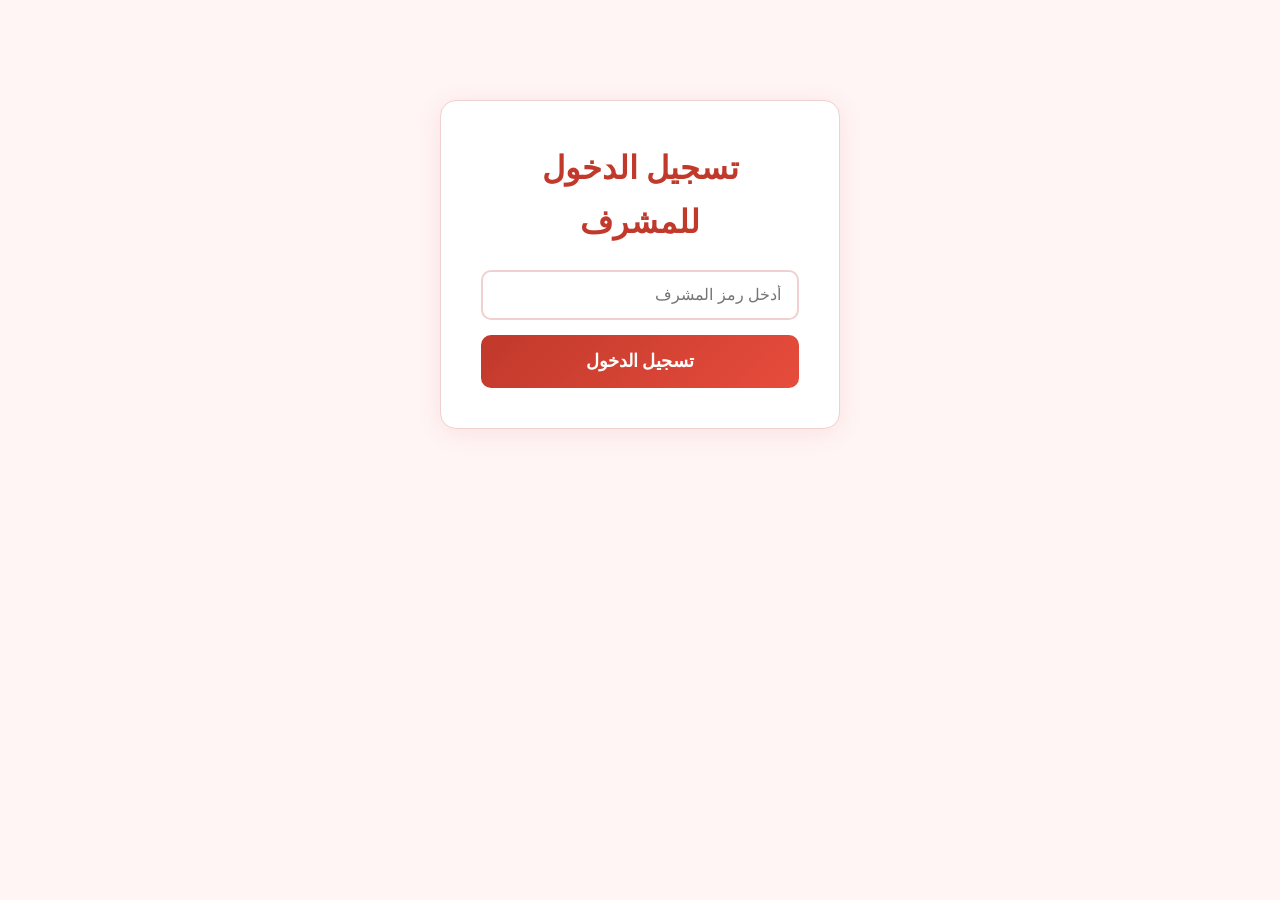
<file: admin.html>
<!DOCTYPE html>
<html lang="en" dir="ltr">
<head>
  <meta charset="UTF-8">
  <meta name="viewport" content="width=device-width, initial-scale=1.0">
  <meta name="description" content="Admin panel for Love at First Sight story moderation.">
  <meta name="robots" content="noindex, nofollow">
  <link rel="canonical" href="https://loveatfirstsight.kdns.fr/admin.html">
  <meta property="og:type" content="website">
  <meta property="og:title" content="Admin — Love Stories Moderation">
  <meta property="og:description" content="Admin panel for story moderation.">
  <meta property="og:url" content="https://loveatfirstsight.kdns.fr/admin.html">
  <meta property="og:image" content="https://images.unsplash.com/photo-1518199266791-5375a83190b7?w=1200&q=90">
  <meta property="og:locale" content="en_US">
  <meta name="twitter:card" content="summary_large_image">
  <meta name="twitter:title" content="Admin — Love Stories Moderation">
  <meta name="twitter:description" content="Admin panel for story moderation.">
  <meta name="twitter:image" content="https://images.unsplash.com/photo-1518199266791-5375a83190b7?w=1200&q=90">
  <title>Admin — Love Stories Moderation</title>
  <link rel="stylesheet" href="css/style.css">
  <link rel="icon" type="image/svg+xml" href="favicon.svg">
  <style>
    .admin-login { max-width:400px; margin:100px auto; padding:40px; background:var(--card-bg); border-radius:16px; box-shadow:0 4px 25px var(--shadow); border:1px solid var(--border); text-align:center; }
    .admin-login h1 { font-family:var(--font-serif); color:var(--primary); margin-bottom:20px; }
    .admin-login input { width:100%; padding:14px 16px; border:2px solid var(--border); border-radius:10px; font-size:1rem; margin-bottom:15px; outline:none; }
    .admin-login input:focus { border-color:var(--primary); }
    .admin-panel { display:none; }
    .admin-panel.active { display:block; }
    .admin-header { display:flex; justify-content:space-between; align-items:center; padding:20px 0; flex-wrap:wrap; gap:15px; }
    .admin-header h1 { font-family:var(--font-serif); color:var(--primary); }
    .admin-header .logout { cursor:pointer; color:var(--primary); text-decoration:underline; }
    .admin-stats { display:flex; gap:20px; margin-bottom:30px; flex-wrap:wrap; }
    .stat-card { flex:1; min-width:120px; background:var(--card-bg); padding:20px; border-radius:12px; box-shadow:0 2px 15px var(--shadow); border:1px solid var(--border); text-align:center; }
    .stat-card .num { font-size:2rem; font-weight:700; color:var(--primary); }
    .stat-card .label { font-size:0.85rem; color:var(--text-light); margin-top:5px; }
    .admin-story { background:var(--card-bg); border-radius:12px; padding:25px; margin-bottom:20px; border:1px solid var(--border); box-shadow:0 2px 15px var(--shadow); }
    .admin-story.meta { font-size:0.85rem; color:var(--text-light); margin-bottom:10px; }
    .admin-story h3 { font-family:var(--font-serif); color:var(--primary); margin-bottom:5px; }
    .admin-story .content { line-height:1.8; margin:15px 0; padding:15px; background:var(--bg); border-radius:8px; }
    .admin-story .actions { display:flex; gap:10px; flex-wrap:wrap; margin-top:15px; }
    .admin-story .actions button { padding:10px 24px; border:none; border-radius:8px; cursor:pointer; font-weight:600; font-size:0.9rem; transition:all 0.3s ease; }
    .btn-approve { background:#27ae60; color:#fff; }
    .btn-approve:hover { background:#219a52; }
    .btn-reject { background:#e74c3c; color:#fff; }
    .btn-reject:hover { background:#c0392b; }
    .btn-email { background:#3498db; color:#fff; font-size:0.75rem !important; padding:8px 16px !important; }
    .btn-email:hover { background:#2980b9; }
    .badge { display:inline-block; padding:3px 10px; border-radius:12px; font-size:0.75rem; font-weight:600; }
    .badge-pending { background:#f39c12; color:#fff; }
    .badge-approved { background:#27ae60; color:#fff; }
    .badge-rejected { background:#95a5a6; color:#fff; }
    .tabs { display:flex; gap:10px; margin-bottom:25px; flex-wrap:wrap; }
    .tabs button { padding:10px 24px; border:2px solid var(--border); background:var(--card-bg); border-radius:8px; cursor:pointer; font-weight:600; transition:all 0.3s ease; color:var(--text); }
    .tabs button.active { border-color:var(--primary); color:var(--primary); background:var(--bg-alt); }
    .empty-state { text-align:center; padding:60px; color:var(--text-light); }
    .loading { text-align:center; padding:60px; color:var(--text-light); }
    .error-msg { text-align:center; padding:20px; color:#e74c3c; }
  </style>
</head>
<body>
<a href="#main" class="skip-link" data-i18n="common.skipToContent">Skip to content</a>
<noscript><div class="noscript-banner" data-i18n="common.noscript">JavaScript is not enabled. Some features like theme switching and translations may not work.</div></noscript>
  <div class="container" id="main" role="main">
    <!-- Login -->
    <div id="loginSection" class="admin-login">
      <h1 data-i18n="admin.loginTitle">&#128274; Admin Login</h1>
      <input type="password" id="adminTokenInput" placeholder="Enter admin token" data-i18n-placeholder="admin.tokenPlaceholder" autocomplete="off">
      <button class="submit-btn" onclick="login()" data-i18n="admin.login">Login</button>
      <p id="loginError" data-i18n="admin.error" style="color:#e74c3c;margin-top:10px;display:none;"></p>
    </div>

    <!-- Admin Panel -->
    <div id="adminPanel" class="admin-panel">
      <div class="admin-header">
        <h1 data-i18n="admin.title">&#10084; Love Stories — Moderation</h1>
        <div>
          <span id="serverStatus" style="font-size:0.85rem;color:var(--text-light);margin-right:15px;"></span>
          <span class="logout" onclick="logout()" data-i18n="admin.logout">Logout</span>
        </div>
      </div>

      <div class="admin-stats" id="statsContainer">
        <div class="stat-card"><div class="num" id="statTotal">0</div><div class="label" data-i18n="admin.total">Total</div></div>
        <div class="stat-card"><div class="num" id="statPending">0</div><div class="label" data-i18n="admin.pending">Pending</div></div>
        <div class="stat-card"><div class="num" id="statApproved">0</div><div class="label" data-i18n="admin.approved">Approved</div></div>
        <div class="stat-card"><div class="num" id="statRejected">0</div><div class="label" data-i18n="admin.rejected">Rejected</div></div>
      </div>

      <div class="tabs">
        <button class="active" onclick="switchTab('stories', event)" data-i18n="admin.storiesTab">Stories</button>
        <button onclick="switchTab('contacts', event)" data-i18n="admin.contactsTab">Contact Messages</button>
      </div>
      <div class="tabs" id="storyFilters">
        <button class="active" onclick="filterStories('all', event)" data-i18n="admin.allFilter">All</button>
        <button onclick="filterStories('pending', event)" data-i18n="admin.pendingFilter">Pending</button>
        <button onclick="filterStories('approved', event)" data-i18n="admin.approvedFilter">Approved</button>
        <button onclick="filterStories('rejected', event)" data-i18n="admin.rejectedFilter">Rejected</button>
      </div>

      <div id="storiesList">
        <div class="loading" data-i18n="admin.loadingStories">Loading stories...</div>
      </div>
      <div id="contactsList" style="display:none;">
        <div class="loading" data-i18n="admin.loadingContacts">Loading contacts...</div>
      </div>
    </div>
  </div>

  <script src="js/i18n.js"></script>
  <script>
    const API_BASE = window.location.origin;
    let token = '';
    let allStories = [];
    let currentFilter = 'all';

    function login() {
      token = document.getElementById('adminTokenInput').value.trim();
      if (!token) return;
      document.getElementById('loginError').style.display = 'none';
      try { sessionStorage.setItem('adminToken', token); } catch(e) { console.warn('Cannot save token to sessionStorage:', e.message); }
      fetchStories();
    }

    function logout() {
      token = '';
      allStories = [];
      document.getElementById('loginSection').style.display = 'block';
      document.getElementById('adminPanel').classList.remove('active');
      document.getElementById('adminTokenInput').value = '';
      try { sessionStorage.removeItem('adminToken'); } catch(e) { console.warn('Cannot remove token from sessionStorage:', e.message); }
      window.location.hash = '';
    }

    // Restore token from sessionStorage only (not URL hash — security risk)
    try { token = sessionStorage.getItem('adminToken') || ''; } catch(e) { console.warn('Cannot read token from sessionStorage:', e.message); }
    if (token) {
      document.getElementById('adminTokenInput').value = token;
    }

    async function fetchStories() {
      document.getElementById('storiesList').innerHTML = '<div class="loading">' + t('admin.loadingStories') + '</div>';
      document.getElementById('serverStatus').textContent = t('admin.connecting');

      try {
        const res = await fetch(`${API_BASE}/api/admin/stories`, {
          headers: { 'Authorization': `Bearer ${token}` }
        });

        if (!res.ok) {
          if (res.status === 401) {
            document.getElementById('loginError').textContent = t('admin.invalidToken');
            document.getElementById('loginError').style.display = 'block';
            return;
          }
          throw new Error(t('admin.serverError') + res.status);
        }

        allStories = await res.json();
        document.getElementById('loginSection').style.display = 'none';
        document.getElementById('adminPanel').classList.add('active');
        document.getElementById('serverStatus').textContent = t('admin.connected');
        renderStories();
      } catch (err) {
        document.getElementById('storiesList').innerHTML =
          `<div class="error-msg">${t('admin.cannotConnect')}<br><small>${err.message}</small></div>`;
        document.getElementById('serverStatus').textContent = t('admin.offline');
      }
    }

    function renderStories() {
      const total = allStories.length;
      const pending = allStories.filter(s => s.status === 'pending').length;
      const approved = allStories.filter(s => s.status === 'approved').length;
      const rejected = allStories.filter(s => s.status === 'rejected').length;

      document.getElementById('statTotal').textContent = total;
      document.getElementById('statPending').textContent = pending;
      document.getElementById('statApproved').textContent = approved;
      document.getElementById('statRejected').textContent = rejected;

      let filtered = allStories;
      if (currentFilter !== 'all') {
        filtered = allStories.filter(s => s.status === currentFilter);
      }

      const container = document.getElementById('storiesList');

      if (filtered.length === 0) {
        container.innerHTML = '<div class="empty-state">' + t('admin.noStories') + '</div>';
        return;
      }

      container.innerHTML = filtered.map(s => {
        const date = new Date(s.date).toLocaleString();
        const badgeClass = `badge-${s.status}`;
        return `
          <div class="admin-story" data-id="${s.id}">
            <div class="meta">
              <span class="badge ${badgeClass}">${s.status}</span>
              &mdash; ${s.name} &mdash; ${date} &mdash; <strong>${s.lang}</strong>
              ${s.email ? `&mdash; <a href="mailto:${escapeHtml(s.email)}">${escapeHtml(s.email)}</a>` : ''}
            </div>
            <h3>${escapeHtml(s.title)}</h3>
            <div class="content">${escapeHtml(s.content)}</div>
            <div class="actions">
              ${s.status !== 'approved' ? `<button class="btn-approve" onclick="approveStory('${s.id}')">&#10003; ${t('admin.approve')}</button>` : ''}
              ${s.status !== 'rejected' ? `<button class="btn-reject" onclick="rejectStory('${s.id}')">&#10007; ${t('admin.reject')}</button>` : ''}
              <button class="btn-email" onclick="copyEmail('${s.id}')">&#128231; ${t('admin.copyEmailUrl')}</button>
            </div>
          </div>
        `;
      }).join('');
    }

    function filterStories(filter, evt) {
      currentFilter = filter;
      document.getElementById('storyFilters').querySelectorAll('button').forEach(b => b.classList.remove('active'));
      if (evt && evt.target) evt.target.classList.add('active');
      renderStories();
    }

    function switchTab(tab, evt) {
      document.querySelectorAll('.tabs:first-child button').forEach(b => b.classList.remove('active'));
      if (evt && evt.target) evt.target.classList.add('active');
      if (tab === 'stories') {
        document.getElementById('storyFilters').style.display = '';
        document.getElementById('storiesList').style.display = '';
        document.getElementById('contactsList').style.display = 'none';
        renderStories();
      } else {
        document.getElementById('storyFilters').style.display = 'none';
        document.getElementById('storiesList').style.display = 'none';
        document.getElementById('contactsList').style.display = '';
        fetchContacts();
      }
    }

    async function fetchContacts() {
      const container = document.getElementById('contactsList');
      container.innerHTML = '<div class="loading">' + t('admin.loadingContacts') + '</div>';
      try {
        const res = await fetch(`${API_BASE}/api/admin/contacts`, {
          headers: { 'Authorization': `Bearer ${token}` }
        });
        if (!res.ok) throw new Error('Failed to load');
        const msgs = await res.json();
        if (msgs.length === 0) {
          container.innerHTML = '<div class="empty-state">' + t('admin.noContacts') + '</div>';
          return;
        }
        container.innerHTML = msgs.map(m => `
          <div class="admin-story">
            <div class="meta">${escapeHtml(m.name)} &mdash; ${new Date(m.date).toLocaleString()} ${m.email ? `&mdash; <a href="mailto:${escapeHtml(m.email)}">${escapeHtml(m.email)}</a>` : ''}</div>
            <h3>${escapeHtml(m.subject)}</h3>
            <div class="content">${escapeHtml(m.message)}</div>
          </div>
        `).join('');
      } catch (err) {
        container.innerHTML = `<div class="error-msg">${t('admin.failedLoadContacts')}${err.message}</div>`;
      }
    }

    async function approveStory(id) {
      try {
        const res = await fetch(`${API_BASE}/api/admin/stories`, {
          method: 'PUT',
          headers: { 'Content-Type': 'application/json', 'Authorization': `Bearer ${token}` },
          body: JSON.stringify({ id, action: 'approve' })
        });
        if (!res.ok) throw new Error('Failed to approve');
        await fetchStories();
      } catch (err) {
        alert(t('admin.errorAlert') + err.message);
      }
    }

    async function rejectStory(id) {
      try {
        const res = await fetch(`${API_BASE}/api/admin/stories`, {
          method: 'PUT',
          headers: { 'Content-Type': 'application/json', 'Authorization': `Bearer ${token}` },
          body: JSON.stringify({ id, action: 'reject' })
        });
        if (!res.ok) throw new Error('Failed to reject');
        await fetchStories();
      } catch (err) {
        alert(t('admin.errorAlert') + err.message);
      }
    }

    async function copyEmail(id) {
      const story = allStories.find(s => s.id === id);
      if (!story) return;
      try {
        const res = await fetch(`${API_BASE}/api/admin/stories/${id}/onetimetoken`, {
          method: 'POST',
          headers: { 'Authorization': `Bearer ${token}` }
        });
        if (!res.ok) throw new Error('Failed to generate tokens');
        const data = await res.json();
        const baseUrl = window.location.origin;
        const text = `To review: "${story.title}"\n\n${t('admin.approve')}: ${baseUrl}/api/admin/stories?action=approve&token=${data.approveToken}\n${t('admin.reject')}: ${baseUrl}/api/admin/stories?action=reject&token=${data.rejectToken}`;
        await navigator.clipboard.writeText(text);
        alert(t('admin.clipboardSuccess'));
      } catch (err) {
        alert('Error: ' + err.message);
      }
    }

    function escapeHtml(text) {
      const d = document.createElement('div');
      d.textContent = text;
      return d.innerHTML;
    }

    // Auto-login if hash is present
    if (token) fetchStories();
  </script>
</body>
</html>
</file>
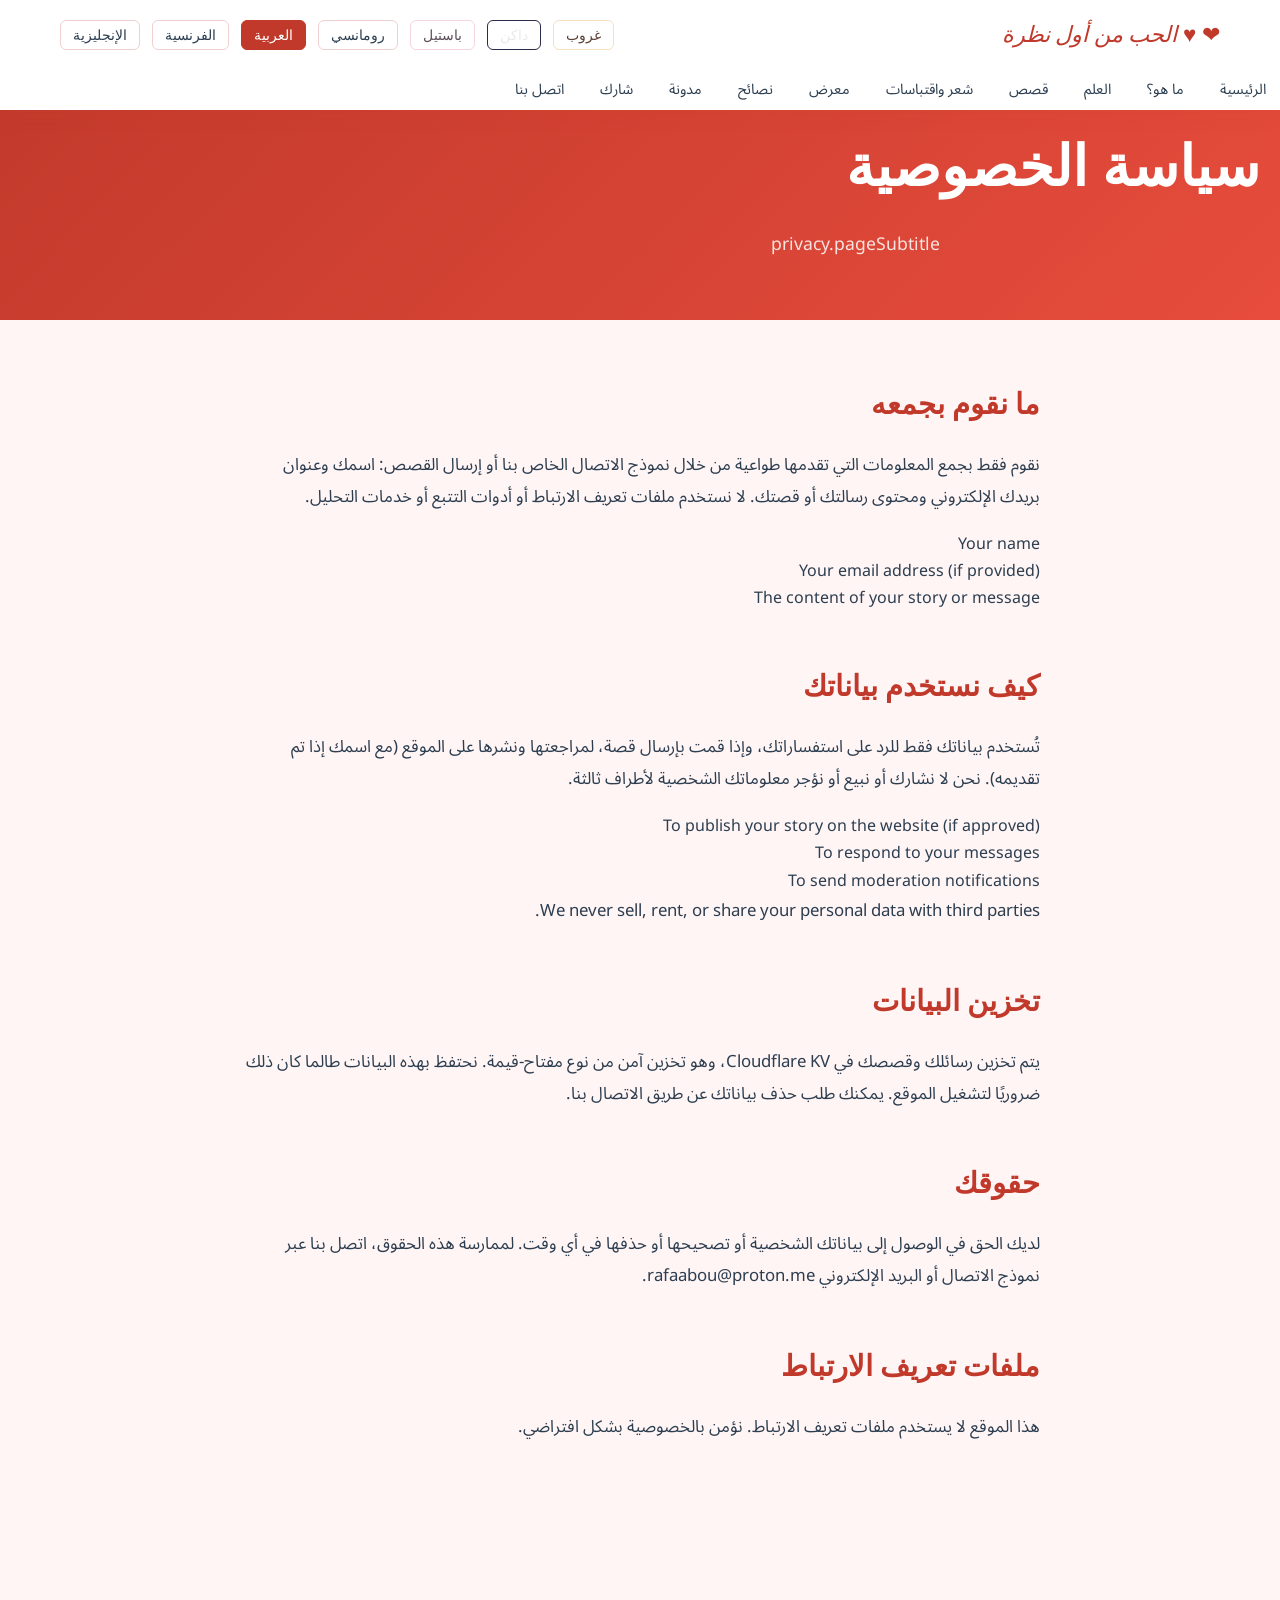
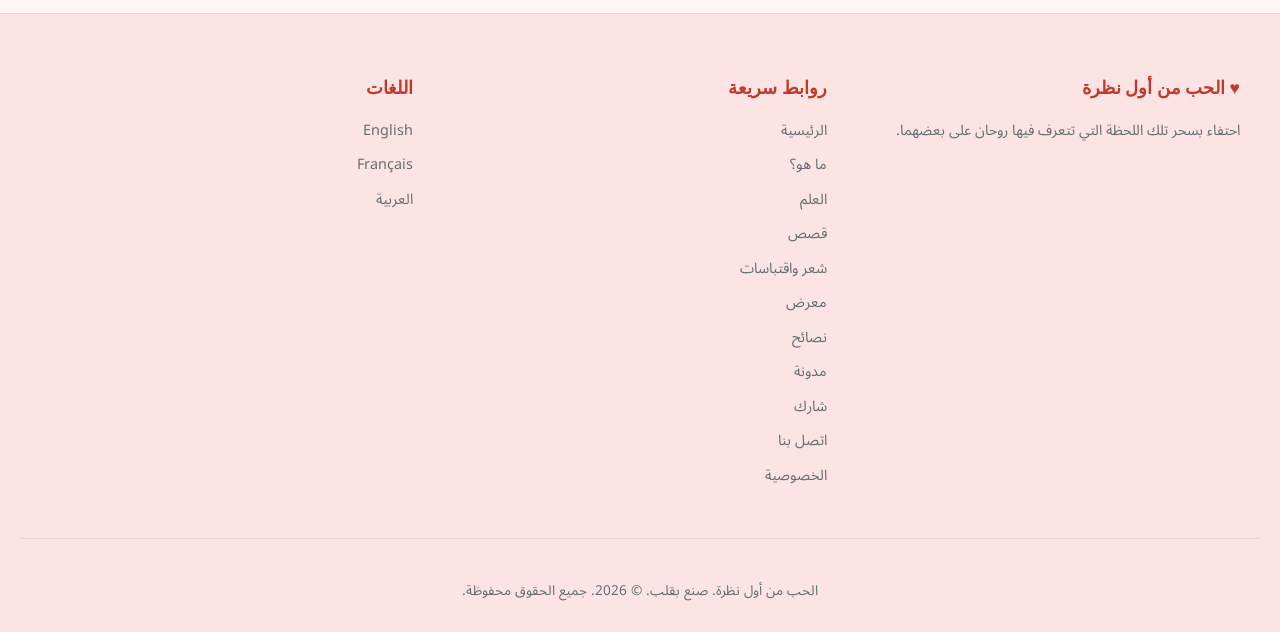
<file: privacy.html>
<!DOCTYPE html>
<html lang="en" dir="ltr" data-theme="romantic">
<head>
  <meta charset="UTF-8">
  <meta name="viewport" content="width=device-width, initial-scale=1.0">
  <title>Privacy Policy - Love at First Sight</title>
  <meta name="description" content="Privacy policy for Love at First Sight. Learn how we collect, use, and protect your personal data when you share your story or contact us.">
  <meta name="robots" content="index, follow">
  <link rel="canonical" href="https://loveatfirstsight.kdns.fr/privacy.html">
  <link rel="alternate" hreflang="en" href="https://loveatfirstsight.kdns.fr/privacy.html">
  <link rel="alternate" hreflang="fr" href="https://loveatfirstsight.kdns.fr/privacy.html">
  <link rel="alternate" hreflang="ar" href="https://loveatfirstsight.kdns.fr/privacy.html">
  <link rel="alternate" hreflang="x-default" href="https://loveatfirstsight.kdns.fr/privacy.html">
  <meta property="og:type" content="website">
  <meta property="og:title" content="Privacy Policy - Love at First Sight">
  <meta property="og:description" content="Privacy policy for Love at First Sight.">
  <meta property="og:url" content="https://loveatfirstsight.kdns.fr/privacy.html">
  <meta property="og:image" content="https://images.unsplash.com/photo-1518199266791-5375a83190b7?w=1200&q=90">
  <meta property="og:locale" content="en_US">
  <meta name="twitter:card" content="summary_large_image">
  <meta name="twitter:title" content="Privacy Policy - Love at First Sight">
  <meta name="twitter:description" content="Privacy policy for Love at First Sight.">
  <meta name="twitter:image" content="https://images.unsplash.com/photo-1518199266791-5375a83190b7?w=1200&q=90">
  <script type="application/ld+json">
  [{
    "@context": "https://schema.org",
    "@type": "WebSite",
    "name": "Love at First Sight",
    "url": "https://loveatfirstsight.kdns.fr",
    "description": "Celebrating the magic of that one moment when two souls recognize each other.",
    "inLanguage": ["en", "fr", "ar"]
  },
  {
    "@context": "https://schema.org",
    "@type": "BreadcrumbList",
    "itemListElement": [{
      "@type": "ListItem",
      "position": 1,
      "name": "Home",
      "item": "https://loveatfirstsight.kdns.fr/"
    },{
      "@type": "ListItem",
      "position": 2,
      "name": "Privacy Policy",
      "item": "https://loveatfirstsight.kdns.fr/privacy.html"
    }]
  }]
  </script>
  <link rel="preconnect" href="https://images.unsplash.com">
  <link rel="dns-prefetch" href="https://images.unsplash.com">
  <link rel="stylesheet" href="css/style.css">
  <link rel="icon" type="image/svg+xml" href="favicon.svg">
</head>
<body>
<a href="#main" class="skip-link" data-i18n="common.skipToContent">Skip to content</a>
<noscript><div class="noscript-banner" data-i18n="common.noscript">JavaScript is not enabled. Some features like theme switching and translations may not work.</div></noscript>
  <header class="header" role="banner">
    <div class="header-inner">
      <a href="index.html" class="logo">&#10084; <span data-i18n="nav.logo">Love at First Sight</span></a>
      <div class="header-actions">
        <button class="lang-btn active" data-lang="en">EN</button>
        <button class="lang-btn" data-lang="fr">FR</button>
        <button class="lang-btn" data-lang="ar">عربي</button>
        <button class="theme-btn" data-theme="romantic">Romantic</button>
        <button class="theme-btn" data-theme="pastel">Pastel</button>
        <button class="theme-btn" data-theme="dark">Dark</button>
        <button class="theme-btn" data-theme="sunset">Sunset</button>
      </div>
      <button class="hamburger" aria-label="Menu" data-i18n-aria-label="common.menu" aria-expanded="false"><span></span><span></span><span></span></button>
    </div>
    <nav class="nav" role="navigation" aria-label="Main navigation" data-i18n-aria-label="common.mainNavigation">
      <div class="nav-links" dir="ltr">
        <a href="index.html" data-i18n="nav.home">Home</a>
        <a href="what-is.html" data-i18n="nav.whatIs">What Is It?</a>
        <a href="science.html" data-i18n="nav.science">Science</a>
        <a href="stories.html" data-i18n="nav.stories">Stories</a>
        <a href="poems.html" data-i18n="nav.poems">Poems & Quotes</a>
        <a href="gallery.html" data-i18n="nav.gallery">Gallery</a>
        <a href="tips.html" data-i18n="nav.tips">Tips</a>
        <a href="blog.html" data-i18n="nav.blog">Blog</a>
        <a href="share.html" data-i18n="nav.share">Share</a>
        <a href="contact.html" data-i18n="nav.contact">Contact</a>
      </div>
    </nav>
  </header>

  <section class="page-header" role="main" id="main">
    <h1 data-i18n="privacy.pageTitle">Privacy Policy</h1>
    <p data-i18n="privacy.pageSubtitle">How we handle your data with care and respect.</p>
  </section>

  <section class="content-section">
    <div class="container">
      <div class="content-block fade-in">
        <h2 data-i18n="privacy.collectTitle">What We Collect</h2>
        <p data-i18n="privacy.collectText">When you submit a story or contact us, we collect the information you provide:</p>
        <ul>
          <li>Your name</li>
          <li>Your email address (if provided)</li>
          <li>The content of your story or message</li>
        </ul>
      </div>

      <div class="content-block fade-in">
        <h2 data-i18n="privacy.useTitle">How We Use Your Data</h2>
        <p data-i18n="privacy.useText">Your data is used only for the following purposes:</p>
        <ul>
          <li>To publish your story on the website (if approved)</li>
          <li>To respond to your messages</li>
          <li>To send moderation notifications</li>
        </ul>
        <p>We never sell, rent, or share your personal data with third parties.</p>
      </div>

      <div class="content-block fade-in">
        <h2 data-i18n="privacy.storageTitle">Data Storage</h2>
        <p data-i18n="privacy.storageText">Stories are stored in Cloudflare KV storage. Email addresses are stored only as part of story records. If you contact us, your message is forwarded via email and not stored on our servers after processing.</p>
      </div>

      <div class="content-block fade-in">
        <h2 data-i18n="privacy.rightsTitle">Your Rights</h2>
        <p data-i18n="privacy.rightsText">You may request deletion of your story or personal data at any time by contacting us at <a href="mailto:rafaabou@proton.me">rafaabou@proton.me</a>.</p>
      </div>

      <div class="content-block fade-in">
        <h2 data-i18n="privacy.cookiesTitle">Cookies</h2>
        <p data-i18n="privacy.cookiesText">This site uses localStorage to remember your language and theme preferences. No tracking cookies are used. YouTube embeds may set cookies when you play videos.</p>
      </div>
    </div>
  </section>

  <footer class="footer" role="contentinfo">
    <div class="footer-grid">
      <div class="footer-col">
        <h4 data-i18n="nav.logo">&#10084; Love at First Sight</h4>
        <p style="color:var(--text-light);font-size:0.9rem;line-height:1.7;" data-i18n="footer.tagline">Celebrating the magic of that one moment when two souls recognize each other.</p>
      </div>
      <div class="footer-col">
        <h4 data-i18n="footer.quickLinks">Quick Links</h4>
        <a href="index.html" data-i18n="nav.home">Home</a>
        <a href="what-is.html" data-i18n="nav.whatIs">What Is It?</a>
        <a href="science.html" data-i18n="nav.science">Science</a>
        <a href="stories.html" data-i18n="nav.stories">Stories</a>
        <a href="poems.html" data-i18n="nav.poems">Poems & Quotes</a>
        <a href="gallery.html" data-i18n="nav.gallery">Gallery</a>
        <a href="tips.html" data-i18n="nav.tips">Tips</a>
        <a href="blog.html" data-i18n="nav.blog">Blog</a>
        <a href="share.html" data-i18n="nav.share">Share</a>
        <a href="contact.html" data-i18n="nav.contact">Contact</a>
        <a href="privacy.html" data-i18n="nav.privacy">Privacy</a>
      </div>
      <div class="footer-col">
        <h4 data-i18n="footer.languages">Languages</h4>
        <a href="#" onclick="switchLang('en');return false;">English</a>
        <a href="#" onclick="switchLang('fr');return false;">Fran&ccedil;ais</a>
        <a href="#" onclick="switchLang('ar');return false;">العربية</a>
      </div>
    </div>
    <div class="footer-bottom">
      <p><span data-i18n="footer.copyright">Love at First Sight. Made with heart.</span> &copy; 2026. <span data-i18n="footer.allRights">All rights reserved.</span></p>
    </div>
  </footer>

  <script src="js/theme.js" defer></script>
  <script src="js/i18n.js" defer></script>
  <script src="js/main.js" defer></script>
</body>
</html>
</file>
<file: css/style.css>
@import url('https://fonts.googleapis.com/css2?family=Noto+Sans+Arabic:wght@300;400;500;600;700&display=swap');

/* ========== THEMES ========== */
:root,
[data-theme="romantic"] {
  --primary: #c0392b;
  --primary-hover: #e74c3c;
  --bg: #fff5f5;
  --bg-alt: #fce4e4;
  --text: #2c3e50;
  --text-light: #636e72;
  --accent: #e74c3c;
  --card-bg: #ffffff;
  --border: #f0d0d0;
  --shadow: rgba(192, 57, 43, 0.1);
  --gradient: linear-gradient(135deg, #c0392b, #e74c3c);
  --font-serif: 'Georgia', 'Times New Roman', serif;
  --font-sans: -apple-system, BlinkMacSystemFont, 'Segoe UI', Roboto, sans-serif;
}

[data-theme="pastel"] {
  --primary: #e8a0bf;
  --primary-hover: #d487af;
  --bg: #fef9f0;
  --bg-alt: #fdf0e8;
  --text: #5d4e5a;
  --text-light: #8a7a86;
  --accent: #d4a5a5;
  --card-bg: #ffffff;
  --border: #f5d6e0;
  --shadow: rgba(232, 160, 191, 0.15);
  --gradient: linear-gradient(135deg, #e8a0bf, #d4a5a5);
}

[data-theme="dark"] {
  --primary: #e94560;
  --primary-hover: #ff6b81;
  --bg: #1a1a2e;
  --bg-alt: #16213e;
  --text: #eaeaea;
  --text-light: #a0a0b0;
  --accent: #e94560;
  --card-bg: #1f1f38;
  --border: #2a2a4a;
  --shadow: rgba(233, 69, 96, 0.1);
  --gradient: linear-gradient(135deg, #8b0000, #e94560);
}

[data-theme="sunset"] {
  --primary: #d4a017;
  --primary-hover: #f0c040;
  --bg: #fffaf0;
  --bg-alt: #fff3e0;
  --text: #5d4037;
  --text-light: #8d6e63;
  --accent: #ff8c00;
  --card-bg: #ffffff;
  --border: #f5e0c0;
  --shadow: rgba(212, 160, 23, 0.15);
  --gradient: linear-gradient(135deg, #d4a017, #ff8c00);
}

/* ========== RTL ========== */
[dir="rtl"] {
  --font-sans: 'Noto Sans Arabic', -apple-system, BlinkMacSystemFont, 'Segoe UI', Roboto, sans-serif;
}

[dir="rtl"] .nav-links { flex-direction: row-reverse; }
[dir="rtl"] .hero-content { text-align: center; }
[dir="rtl"] .card-grid { direction: rtl; }
[dir="rtl"] .gallery-grid { direction: rtl; }
[dir="rtl"] .footer-links { flex-direction: row-reverse; }
[dir="rtl"] .header-actions { flex-direction: row-reverse; }
[dir="rtl"] .story-card { text-align: right; }
[dir="rtl"] .tips-list { padding-right: 0; }
[dir="rtl"] .form-group label { text-align: right; }

/* ========== RESET & BASE ========== */
*, *::before, *::after {
  margin: 0;
  padding: 0;
  box-sizing: border-box;
}

html {
  scroll-behavior: smooth;
  font-size: 16px;
}

body {
  font-family: var(--font-sans);
  background: var(--bg);
  color: var(--text);
  line-height: 1.7;
  transition: background 0.4s ease, color 0.4s ease;
  overflow-x: hidden;
}

a {
  color: var(--primary);
  text-decoration: none;
  transition: color 0.3s ease;
}

a:hover { color: var(--primary-hover); }

img {
  max-width: 100%;
  height: auto;
  display: block;
}

ul { list-style: none; }

.container {
  max-width: 1200px;
  margin: 0 auto;
  padding: 0 20px;
}

.section {
  padding: 80px 0;
}

.section-title {
  font-family: var(--font-serif);
  font-size: clamp(1.8rem, 4vw, 2.8rem);
  text-align: center;
  margin-bottom: 20px;
  color: var(--primary);
}

.section-subtitle {
  text-align: center;
  color: var(--text-light);
  font-size: 1.1rem;
  max-width: 700px;
  margin: 0 auto 50px;
  line-height: 1.8;
}

/* ========== HEADER ========== */
.header {
  position: fixed;
  top: 0;
  left: 0;
  right: 0;
  z-index: 1000;
  background: var(--card-bg);
  box-shadow: 0 2px 20px var(--shadow);
  transition: background 0.4s ease, box-shadow 0.4s ease;
}

.header-inner {
  display: flex;
  align-items: center;
  justify-content: space-between;
  height: 70px;
  max-width: 1200px;
  margin: 0 auto;
  padding: 0 20px;
}

.logo {
  font-family: var(--font-serif);
  font-size: 1.4rem;
  color: var(--primary);
  white-space: nowrap;
}

.logo span { font-style: italic; }

.header-actions {
  display: flex;
  align-items: center;
  gap: 12px;
}

.lang-btn, .theme-btn {
  background: none;
  border: 1px solid var(--border);
  color: var(--text);
  padding: 6px 12px;
  border-radius: 6px;
  cursor: pointer;
  font-size: 0.85rem;
  transition: all 0.3s ease;
}

.lang-btn:hover, .theme-btn:hover {
  background: var(--primary);
  color: #fff;
  border-color: var(--primary);
}

.lang-btn.active {
  background: var(--primary);
  color: #fff;
  border-color: var(--primary);
}

.hamburger {
  display: none;
  background: none;
  border: none;
  cursor: pointer;
  padding: 8px;
  flex-direction: column;
  gap: 5px;
}

.hamburger span {
  display: block;
  width: 24px;
  height: 2px;
  background: var(--text);
  transition: all 0.3s ease;
  border-radius: 2px;
}

.hamburger.active span:nth-child(1) { transform: rotate(45deg) translate(5px, 5px); }
.hamburger.active span:nth-child(2) { opacity: 0; }
.hamburger.active span:nth-child(3) { transform: rotate(-45deg) translate(5px, -5px); }

[dir="rtl"] .hamburger.active span:nth-child(1) { transform: translate(-5px, 5px) rotate(-45deg); }
[dir="rtl"] .hamburger.active span:nth-child(2) { opacity: 0; }
[dir="rtl"] .hamburger.active span:nth-child(3) { transform: translate(-5px, -5px) rotate(45deg); }

/* ========== NAVIGATION ========== */
.nav {
  display: flex;
  align-items: center;
}

.nav-links {
  display: flex;
  gap: 8px;
}

.nav-links a {
  color: var(--text);
  padding: 8px 14px;
  border-radius: 6px;
  font-size: 0.9rem;
  transition: all 0.3s ease;
  white-space: nowrap;
}

.nav-links a:hover,
.nav-links a.active {
  background: var(--bg-alt);
  color: var(--primary);
}

/* ========== HERO ========== */
.hero {
  min-height: 100vh;
  display: flex;
  align-items: center;
  justify-content: center;
  text-align: center;
  padding: 100px 20px 60px;
  background: var(--gradient);
  position: relative;
  overflow: hidden;
}

.hero::before {
  content: '';
  position: absolute;
  inset: 0;
  background: url('https://images.unsplash.com/photo-1518199266791-5375a83190b7?w=1920&q=80') center/cover no-repeat;
  opacity: 0.15;
  animation: slowZoom 20s ease-in-out infinite alternate;
}

@keyframes slowZoom {
  from { transform: scale(1); }
  to { transform: scale(1.1); }
}

.hero-content {
  position: relative;
  z-index: 1;
  max-width: 800px;
}

.hero h1 {
  font-family: var(--font-serif);
  font-size: clamp(2.5rem, 8vw, 5rem);
  color: #fff;
  margin-bottom: 20px;
  text-shadow: 0 2px 20px rgba(0,0,0,0.3);
  line-height: 1.2;
}

.hero h1 span {
  display: block;
  font-style: italic;
  font-size: 0.6em;
  opacity: 0.9;
  margin-top: 10px;
}

.hero p {
  color: rgba(255,255,255,0.9);
  font-size: clamp(1.1rem, 2.5vw, 1.4rem);
  max-width: 600px;
  margin: 0 auto 40px;
  line-height: 1.8;
}

.hero-quote {
  font-family: var(--font-serif);
  font-style: italic;
  color: rgba(255,255,255,0.85);
  font-size: 1.2rem;
  min-height: 2em;
  transition: opacity 0.5s ease;
}

.btn {
  display: inline-block;
  padding: 14px 36px;
  border-radius: 50px;
  font-size: 1rem;
  font-weight: 600;
  cursor: pointer;
  border: none;
  transition: all 0.3s ease;
  text-decoration: none;
}

.btn-primary {
  background: #fff;
  color: var(--primary);
}

.btn-primary:hover {
  background: var(--bg);
  transform: translateY(-2px);
  box-shadow: 0 8px 30px rgba(0,0,0,0.2);
}

.btn-outline {
  background: transparent;
  color: #fff;
  border: 2px solid rgba(255,255,255,0.6);
}

.btn-outline:hover {
  background: rgba(255,255,255,0.15);
  border-color: #fff;
  transform: translateY(-2px);
}

/* ========== CARDS ========== */
.card-grid {
  display: grid;
  grid-template-columns: repeat(auto-fit, minmax(300px, 1fr));
  gap: 30px;
}

.card {
  background: var(--card-bg);
  border-radius: 16px;
  overflow: hidden;
  box-shadow: 0 4px 25px var(--shadow);
  transition: all 0.4s ease;
  border: 1px solid var(--border);
}

.card:hover {
  transform: translateY(-6px);
  box-shadow: 0 12px 40px var(--shadow);
}

.card-img {
  width: 100%;
  height: 220px;
  object-fit: cover;
}

.card-body {
  padding: 25px;
}

.card-body h3 {
  font-family: var(--font-serif);
  font-size: 1.3rem;
  margin-bottom: 12px;
  color: var(--primary);
}

.card-body p {
  color: var(--text-light);
  font-size: 0.95rem;
  line-height: 1.7;
  margin-bottom: 15px;
}

.card-link {
  color: var(--primary);
  font-weight: 600;
  font-size: 0.9rem;
}

.card-link:hover { text-decoration: underline; }

/* ========== PAGE HEADER ========== */
.page-header {
  padding: 120px 20px 60px;
  background: var(--gradient);
  text-align: center;
  position: relative;
}

.page-header h1 {
  font-family: var(--font-serif);
  font-size: clamp(2rem, 5vw, 3.5rem);
  color: #fff;
  margin-bottom: 15px;
}

.page-header p {
  color: rgba(255,255,255,0.85);
  font-size: 1.1rem;
  max-width: 600px;
  margin: 0 auto;
}

[dir="rtl"] .page-header { text-align: right; }

/* ========== CONTENT SECTION ========== */
.content-section {
  padding: 60px 0;
}

.content-block {
  max-width: 800px;
  margin: 0 auto 50px;
}

.content-block h2 {
  font-family: var(--font-serif);
  font-size: 1.8rem;
  color: var(--primary);
  margin-bottom: 20px;
}

.content-block p {
  font-size: 1.05rem;
  line-height: 1.9;
  margin-bottom: 18px;
  color: var(--text);
}

.content-block p + p {
  margin-top: 10px;
}

.content-block .highlight {
  background: var(--bg-alt);
  border-left: 4px solid var(--primary);
  padding: 25px;
  border-radius: 0 12px 12px 0;
  margin: 30px 0;
  font-style: italic;
  font-family: var(--font-serif);
  font-size: 1.1rem;
}

/* ========== STORY CARDS (Stories page) ========== */
.story-card {
  display: grid;
  grid-template-columns: 300px 1fr;
  gap: 30px;
  background: var(--card-bg);
  border-radius: 16px;
  overflow: hidden;
  box-shadow: 0 4px 25px var(--shadow);
  margin-bottom: 30px;
  border: 1px solid var(--border);
  transition: all 0.4s ease;
}

.story-card:hover {
  transform: translateY(-4px);
  box-shadow: 0 12px 40px var(--shadow);
}

.story-card-img {
  width: 100%;
  height: 100%;
  min-height: 280px;
  object-fit: cover;
}

.story-card-body {
  padding: 30px;
  display: flex;
  flex-direction: column;
  justify-content: center;
}

.story-card-body h3 {
  font-family: var(--font-serif);
  font-size: 1.5rem;
  color: var(--primary);
  margin-bottom: 10px;
}

.story-card-body .origin {
  font-size: 0.85rem;
  color: var(--text-light);
  margin-bottom: 15px;
  text-transform: uppercase;
  letter-spacing: 1px;
}

.story-card-body p {
  line-height: 1.8;
  color: var(--text-light);
}

/* ========== POEMS (Poems page) ========== */
.poem-card {
  background: var(--card-bg);
  border-radius: 16px;
  padding: 35px;
  box-shadow: 0 4px 25px var(--shadow);
  border: 1px solid var(--border);
  text-align: center;
  transition: all 0.4s ease;
}

.poem-card:hover {
  transform: translateY(-4px);
  box-shadow: 0 12px 40px var(--shadow);
}

.poem-card blockquote {
  font-family: var(--font-serif);
  font-style: italic;
  font-size: 1.3rem;
  line-height: 1.9;
  color: var(--text);
  margin-bottom: 20px;
}

.poem-card .author {
  color: var(--primary);
  font-weight: 600;
  font-size: 0.95rem;
}

.poem-card .language-badge {
  display: inline-block;
  padding: 4px 12px;
  border-radius: 20px;
  font-size: 0.75rem;
  font-weight: 600;
  background: var(--gradient);
  color: #fff;
  margin-bottom: 20px;
}

[dir="rtl"] .poem-card { text-align: right; }
[dir="rtl"] .poem-quote { border-right: 3px solid var(--primary); border-left: none; padding-right: 20px; padding-left: 0; }

/* ========== GALLERY ========== */
.gallery-grid {
  display: grid;
  grid-template-columns: repeat(auto-fill, minmax(280px, 1fr));
  gap: 16px;
}

.gallery-item {
  border-radius: 12px;
  overflow: hidden;
  cursor: pointer;
  position: relative;
  aspect-ratio: 4/3;
}

.gallery-item img {
  width: 100%;
  height: 100%;
  object-fit: cover;
  transition: transform 0.5s ease;
}

.gallery-item:hover img {
  transform: scale(1.08);
}

.gallery-item .overlay {
  position: absolute;
  inset: 0;
  background: rgba(0,0,0,0.4);
  display: flex;
  align-items: center;
  justify-content: center;
  opacity: 0;
  transition: opacity 0.3s ease;
}

.gallery-item:hover .overlay {
  opacity: 1;
}

.gallery-item .overlay span {
  color: #fff;
  font-size: 1.2rem;
}

/* ========== VIDEO EMBED ========== */
.video-wrapper {
  position: relative;
  padding-bottom: 56.25%;
  height: 0;
  overflow: hidden;
  border-radius: 16px;
  box-shadow: 0 8px 30px var(--shadow);
}

.video-wrapper iframe {
  position: absolute;
  top: 0;
  left: 0;
  width: 100%;
  height: 100%;
  border: none;
}

.video-grid {
  display: grid;
  grid-template-columns: repeat(auto-fit, minmax(400px, 1fr));
  gap: 25px;
  margin-top: 40px;
}

/* ========== TIPS ========== */
.tip-item {
  display: flex;
  gap: 25px;
  background: var(--card-bg);
  padding: 30px;
  border-radius: 16px;
  box-shadow: 0 4px 25px var(--shadow);
  border: 1px solid var(--border);
  margin-bottom: 20px;
  transition: all 0.4s ease;
}

.tip-item:hover {
  transform: translateX(6px);
  box-shadow: 0 8px 30px var(--shadow);
}

[dir="rtl"] .tip-item:hover { transform: translateX(-6px); }

.tip-icon {
  width: 60px;
  height: 60px;
  min-width: 60px;
  border-radius: 50%;
  background: var(--gradient);
  display: flex;
  align-items: center;
  justify-content: center;
  font-size: 1.5rem;
  color: #fff;
}

.tip-content h3 {
  font-family: var(--font-serif);
  font-size: 1.2rem;
  margin-bottom: 8px;
  color: var(--primary);
}

.tip-content p {
  color: var(--text-light);
  line-height: 1.7;
}

.tip-number {
  font-size: 0.8rem;
  color: var(--text-light);
  margin-bottom: 5px;
  opacity: 0.6;
}

/* ========== FORM (Share page) ========== */
.share-form {
  max-width: 650px;
  margin: 0 auto;
  background: var(--card-bg);
  padding: 40px;
  border-radius: 16px;
  box-shadow: 0 4px 25px var(--shadow);
  border: 1px solid var(--border);
}

.form-group {
  margin-bottom: 22px;
}

.form-group label {
  display: block;
  font-weight: 600;
  font-size: 0.9rem;
  margin-bottom: 8px;
  color: var(--text);
}

.form-group input,
.form-group select,
.form-group textarea {
  width: 100%;
  padding: 14px 16px;
  border: 2px solid var(--border);
  border-radius: 10px;
  font-size: 1rem;
  font-family: var(--font-sans);
  background: var(--bg);
  color: var(--text);
  transition: border-color 0.3s ease;
  outline: none;
}

.form-group input:focus,
.form-group select:focus,
.form-group textarea:focus {
  border-color: var(--primary);
}

[dir="rtl"] .form-group input,
[dir="rtl"] .form-group textarea,
[dir="rtl"] .form-group select { direction: rtl; text-align: right; }

.form-group textarea {
  min-height: 160px;
  resize: vertical;
}

.submit-btn {
  width: 100%;
  padding: 16px;
  background: var(--gradient);
  color: #fff;
  border: none;
  border-radius: 10px;
  font-size: 1.1rem;
  font-weight: 600;
  cursor: pointer;
  transition: all 0.3s ease;
}

.submit-btn:hover {
  transform: translateY(-2px);
  box-shadow: 0 8px 25px var(--shadow);
}

/* ========== STORIES WALL (submitted stories) ========== */
.stories-wall {
  margin-top: 50px;
}

.stories-wall h3 {
  font-family: var(--font-serif);
  font-size: 1.8rem;
  text-align: center;
  color: var(--primary);
  margin-bottom: 30px;
}

.submitted-story {
  background: var(--card-bg);
  padding: 25px;
  border-radius: 12px;
  margin-bottom: 20px;
  border: 1px solid var(--border);
  box-shadow: 0 2px 15px var(--shadow);
}

.submitted-story h4 {
  font-family: var(--font-serif);
  color: var(--primary);
  margin-bottom: 5px;
}

.submitted-story .meta {
  font-size: 0.85rem;
  color: var(--text-light);
  margin-bottom: 15px;
}

.submitted-story p {
  line-height: 1.8;
  color: var(--text);
}

/* ========== BLOG ========== */
.blog-grid {
  display: grid;
  grid-template-columns: repeat(auto-fill, minmax(340px, 1fr));
  gap: 30px;
}

.blog-card {
  background: var(--card-bg);
  border-radius: 16px;
  overflow: hidden;
  box-shadow: 0 4px 25px var(--shadow);
  border: 1px solid var(--border);
  transition: all 0.4s ease;
}

.blog-card:hover {
  transform: translateY(-6px);
  box-shadow: 0 12px 40px var(--shadow);
}

.blog-card-img {
  width: 100%;
  height: 200px;
  object-fit: cover;
}

.blog-card-body {
  padding: 25px;
}

.blog-card-body .date {
  font-size: 0.85rem;
  color: var(--text-light);
  margin-bottom: 10px;
}

.blog-card-body h3 {
  font-family: var(--font-serif);
  font-size: 1.2rem;
  margin-bottom: 12px;
  color: var(--text);
}

.blog-card-body h3 a { color: var(--text); }
.blog-card-body h3 a:hover { color: var(--primary); }

.blog-card-body p {
  color: var(--text-light);
  font-size: 0.95rem;
  line-height: 1.7;
  margin-bottom: 15px;
}

[dir="rtl"] .blog-card-body { text-align: right; }

/* ========== BLOG POST ========== */
.blog-post-content {
  max-width: 750px;
  margin: 0 auto;
}

.blog-post-content .meta {
  color: var(--text-light);
  margin-bottom: 30px;
  font-size: 0.95rem;
}

.blog-post-content h2 {
  font-family: var(--font-serif);
  font-size: 1.6rem;
  color: var(--primary);
  margin: 40px 0 20px;
}

.blog-post-content p {
  font-size: 1.05rem;
  line-height: 1.9;
  margin-bottom: 18px;
}

.blog-post-content .featured-img {
  width: 100%;
  border-radius: 16px;
  margin-bottom: 30px;
}

[dir="rtl"] .blog-post-content { text-align: right; }

.back-link {
  display: inline-flex;
  align-items: center;
  gap: 8px;
  color: var(--text-light);
  margin-bottom: 30px;
  font-size: 0.95rem;
}

.back-link:hover { color: var(--primary); }

[dir="rtl"] .back-link .arrow { display: inline-block; transform: scaleX(-1); }

/* ========== FOOTER ========== */
.footer {
  background: var(--bg-alt);
  padding: 60px 20px 30px;
  border-top: 1px solid var(--border);
  margin-top: 60px;
}

.footer-grid {
  display: grid;
  grid-template-columns: repeat(auto-fit, minmax(250px, 1fr));
  gap: 40px;
  max-width: 1200px;
  margin: 0 auto;
}

.footer-col h4 {
  font-family: var(--font-serif);
  font-size: 1.1rem;
  color: var(--primary);
  margin-bottom: 15px;
}

.footer-col a {
  display: block;
  color: var(--text-light);
  margin-bottom: 10px;
  font-size: 0.9rem;
  transition: color 0.3s ease;
}

.footer-col a:hover { color: var(--primary); }

.footer-bottom {
  text-align: center;
  padding-top: 40px;
  margin-top: 40px;
  border-top: 1px solid var(--border);
  color: var(--text-light);
  font-size: 0.85rem;
}

/* ========== LIGHTBOX ========== */
.lightbox {
  display: none;
  position: fixed;
  inset: 0;
  background: rgba(0,0,0,0.92);
  z-index: 2000;
  justify-content: center;
  align-items: center;
  cursor: pointer;
}

.lightbox.active { display: flex; }

.lightbox img {
  max-width: 90%;
  max-height: 85vh;
  border-radius: 8px;
}

.lightbox-close {
  position: absolute;
  top: 20px;
  right: 30px;
  color: #fff;
  font-size: 2.5rem;
  cursor: pointer;
  background: none;
  border: none;
}

[dir="rtl"] .lightbox-close { right: auto; left: 30px; }

/* ========== RESPONSIVE ========== */
@media (max-width: 768px) {
  .hamburger {
    display: flex;
  }

  .nav {
    position: fixed;
    z-index: 999;
    top: 70px;
    left: 0;
    right: 0;
    background: var(--card-bg);
    padding: 20px;
    box-shadow: 0 10px 40px var(--shadow);
    transform: translateY(-120%);
    transition: transform 0.4s ease;
    border-bottom: 2px solid var(--border);
  }

  .nav.open { transform: translateY(0); }

  .nav-links {
    flex-direction: column;
    gap: 5px;
  }

  .nav-links a {
    display: block;
    padding: 12px 16px;
    border-radius: 8px;
    font-size: 1rem;
  }

  .story-card {
    grid-template-columns: 1fr;
  }

  .story-card-img {
    min-height: 200px;
  }

  .header-actions {
    display: none;
  }

  .video-grid {
    grid-template-columns: 1fr;
  }

  .header-actions {
    gap: 6px;
  }

  .lang-btn, .theme-btn {
    padding: 6px 10px;
    font-size: 0.8rem;
  }

  .hero {
    min-height: 90vh;
    padding: 80px 20px 40px;
  }

  .card-grid {
    grid-template-columns: 1fr;
  }

  .blog-grid {
    grid-template-columns: 1fr;
  }

  .poem-card blockquote {
    font-size: 1.1rem;
  }

  .tip-item {
    flex-direction: column;
    align-items: flex-start;
  }

  .share-form {
    padding: 25px;
  }
}

@media (max-width: 480px) {
  .logo {
    font-size: 1.1rem;
  }

  .section {
    padding: 50px 0;
  }

  .page-header {
    padding: 100px 20px 40px;
  }
}

/* ========== SKIP LINK ========== */
.skip-link {
  position: absolute;
  top: -100px;
  left: 0;
  background: var(--primary);
  color: #fff;
  padding: 10px 20px;
  z-index: 9999;
  font-weight: 600;
  text-decoration: none;
  transition: top 0.3s ease;
}
.skip-link:focus {
  top: 0;
}

.nav-links a:focus-visible,
.lang-btn:focus-visible,
.theme-btn:focus-visible,
.hamburger:focus-visible,
.submit-btn:focus-visible,
.back-link:focus-visible,
.card:focus-visible,
.gallery-item:focus-visible,
.blog-card:focus-visible,
.story-card:focus-visible,
.tip-item:focus-visible,
.poem-card:focus-visible,
.footer-col a:focus-visible,
.lightbox-close:focus-visible { outline: 2px solid var(--primary); outline-offset: 2px; border-radius: 4px; }

/* ========== NOSCRIPT ========== */
.noscript-banner {
  background: #e74c3c;
  color: #fff;
  text-align: center;
  padding: 12px 20px;
  font-size: 0.9rem;
}

/* ========== LIGHTBOX FIXES ========== */
.lightbox:focus { outline: none; }
.lightbox-close:focus-visible { outline: 2px solid #fff; outline-offset: 2px; }

/* ========== ANIMATIONS ========== */
.fade-in {
  opacity: 0;
  transform: translateY(30px);
  transition: all 0.6s ease;
}

.fade-in.visible {
  opacity: 1;
  transform: translateY(0);
}

@keyframes heartbeat {
  0% { transform: scale(1); }
  25% { transform: scale(1.1); }
  50% { transform: scale(1); }
  75% { transform: scale(1.1); }
  100% { transform: scale(1); }
}

.heartbeat {
  animation: heartbeat 1.5s ease-in-out infinite;
}

/* ========== LANGUAGE INDICATOR ========== */
.current-lang {
  font-size: 0.75rem;
  color: var(--text-light);
  text-transform: uppercase;
  letter-spacing: 1px;
}

/* ========== REDUCED MOTION ========== */
@media (prefers-reduced-motion: reduce) {
  *,
  *::before,
  *::after {
    animation-duration: 0.01ms !important;
    animation-iteration-count: 1 !important;
    transition-duration: 0.01ms !important;
    scroll-behavior: auto !important;
  }
  .fade-in {
    opacity: 1;
    transform: none;
  }
}

/* ========== LANGUAGE TABS ========== */
.lang-tabs {
  display: flex;
  gap: 10px;
  justify-content: center;
  margin-bottom: 40px;
  flex-wrap: wrap;
}

.lang-tab {
  background: none;
  border: 2px solid var(--border);
  color: var(--text);
  padding: 10px 24px;
  border-radius: 30px;
  cursor: pointer;
  font-size: 1rem;
  font-weight: 500;
  transition: all 0.3s ease;
}

.lang-tab:hover {
  background: var(--primary);
  color: #fff;
  border-color: var(--primary);
}

.lang-tab.active {
  background: var(--primary);
  color: #fff;
  border-color: var(--primary);
}

.lang-tab:focus-visible {
  outline: 2px solid var(--primary);
  outline-offset: 2px;
}

#songGrid .fade-in {
  display: none;
}

@media print {
  .header, .nav, .footer, .lightbox, .hamburger, .theme-btn, .lang-btn { display: none !important; }
  .section, .page-header, .content-section { padding: 20px 0 !important; }
  body { color: #000; background: #fff; }
  .hero, .hero-content { min-height: auto; padding: 20px 0; background: none !important; color: #000 !important; }
  .hero-content h1 { color: #000 !important; }
}
</file>
